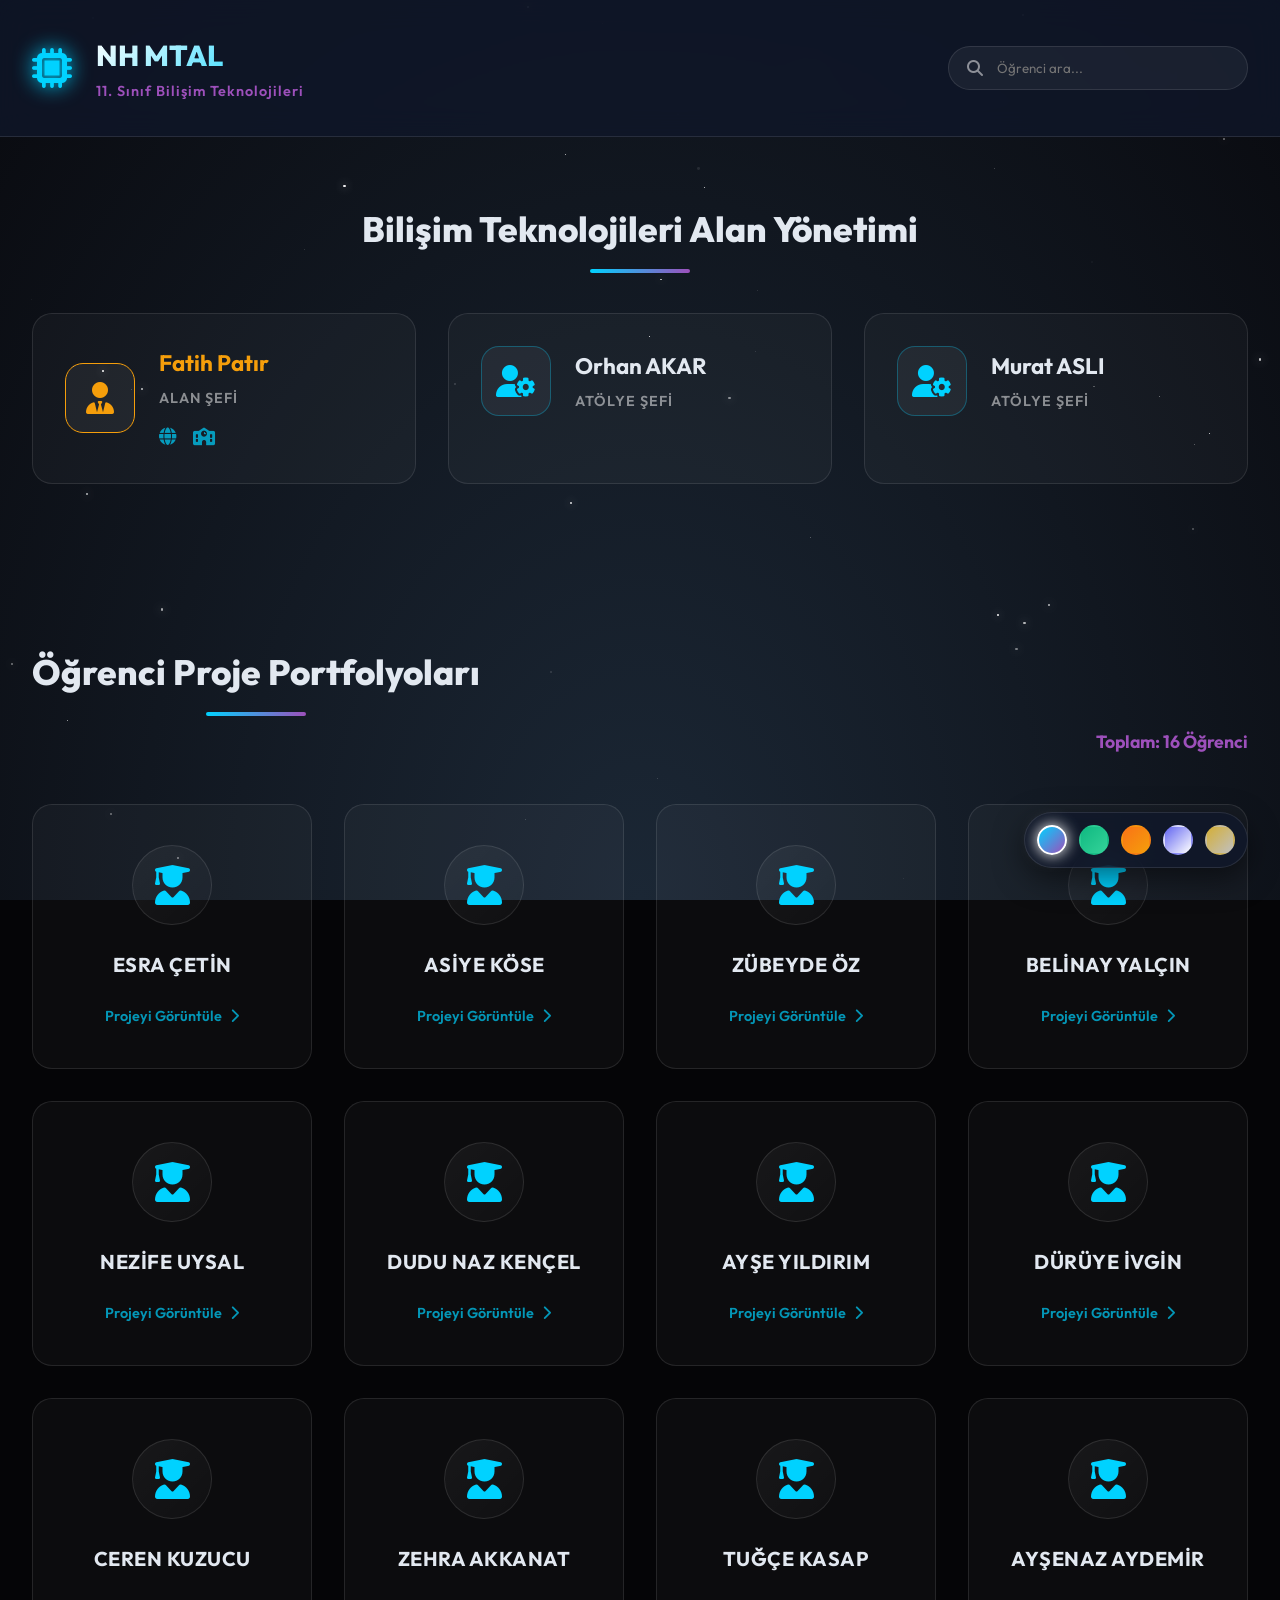
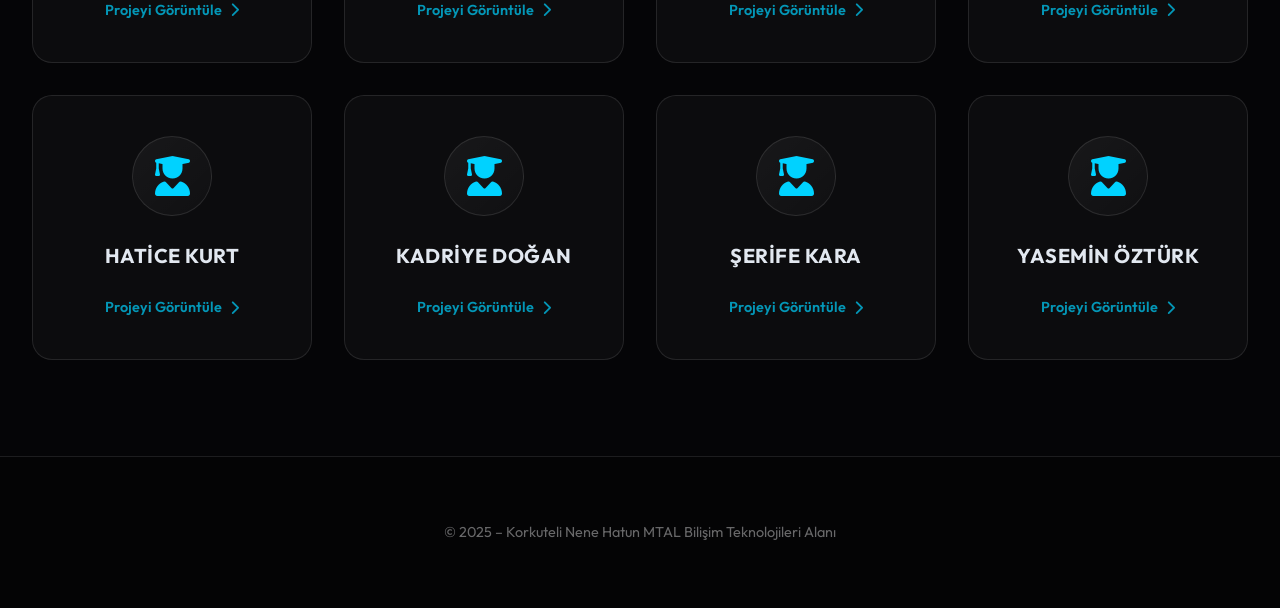
<file: index.html>
<!DOCTYPE html>
<html lang="tr">

<head>
    <meta charset="UTF-8">
    <meta name="viewport" content="width=device-width, initial-scale=1.0">
    <title>NH MTAL 11-BT Proje Portfolyo Merkezi</title>
    <link rel="stylesheet" href="style.css">
    <link rel="stylesheet" href="https://cdnjs.cloudflare.com/ajax/libs/font-awesome/6.4.0/css/all.min.css">
    <link href="https://fonts.googleapis.com/css2?family=Outfit:wght@300;400;500;600;700;800&display=swap"
        rel="stylesheet">
</head>

<body>
    <div class="stars"></div>

    <header>
        <div class="container">
            <div class="logo-area">
                <i class="fas fa-microchip"></i>
                <div class="logo-text">
                    <h1>NH MTAL</h1>
                    <span>11. Sınıf Bilişim Teknolojileri</span>
                </div>
            </div>
            <nav>
                <div class="search-box">
                    <i class="fas fa-search"></i>
                    <input type="text" id="studentSearch" placeholder="Öğrenci ara...">
                </div>
            </nav>
        </div>
    </header>

    <main class="container">
        <!-- Management Section -->
        <section class="management-section">
            <h2 class="section-title">Bilişim Teknolojileri Alan Yönetimi</h2>
            <div class="management-grid">
                <!-- Alan Şefi -->
                <div class="management-card alan-sefi">
                    <div class="card-glow"></div>
                    <div class="card-content">
                        <div class="profile-icon"><i class="fas fa-user-tie"></i></div>
                        <div class="info">
                            <h3>Fatih Patır</h3>
                            <span class="title">Alan Şefi</span>
                            <div class="management-links">
                                <a href="https://fatihpatir.github.io/web/" target="_blank" title="Kişisel Web"><i
                                        class="fas fa-globe"></i></a>
                                <a href="https://korkutelinenehatun.meb.k12.tr/" target="_blank" title="Okul Web"><i
                                        class="fas fa-school"></i></a>
                            </div>
                        </div>
                    </div>
                </div>
                <!-- Atölye Şefi 1 -->
                <div class="management-card atolye-sefi">
                    <div class="card-glow"></div>
                    <div class="card-content">
                        <div class="profile-icon"><i class="fas fa-user-cog"></i></div>
                        <div class="info">
                            <h3>Orhan AKAR</h3>
                            <span class="title">Atölye Şefi</span>
                        </div>
                    </div>
                </div>
                <!-- Atölye Şefi 2 -->
                <div class="management-card atolye-sefi">
                    <div class="card-glow"></div>
                    <div class="card-content">
                        <div class="profile-icon"><i class="fas fa-user-cog"></i></div>
                        <div class="info">
                            <h3>Murat ASLI</h3>
                            <span class="title">Atölye Şefi</span>
                        </div>
                    </div>
                </div>
            </div>
        </section>

        <!-- Students Section -->
        <section class="students-section">
            <div class="section-header">
                <h2 class="section-title">Öğrenci Proje Portfolyoları</h2>
                <div class="student-count">Toplam: <span id="count">16</span> Öğrenci</div>
            </div>

            <div class="student-grid" id="studentGrid">
                <!-- Student Cards will be generated here -->
            </div>
        </section>
    </main>

    <footer>
        <p>&copy; 2025 – Korkuteli Nene Hatun MTAL Bilişim Teknolojileri Alanı</p>
    </footer>

    <!-- Theme Switcher -->
    <div class="theme-switcher">
        <div class="theme-btn theme-cyber active" data-theme="cyber" title="Cyber Theme"></div>
        <div class="theme-btn theme-emerald" data-theme="emerald" title="Emerald Theme"></div>
        <div class="theme-btn theme-sunset" data-theme="sunset" title="Sunset Theme"></div>
        <div class="theme-btn theme-midnight" data-theme="midnight" title="Midnight Theme"></div>
        <div class="theme-btn theme-royal" data-theme="royal" title="Royal Theme"></div>
    </div>

    <script src="script.js"></script>
</body>

</html>
</file>
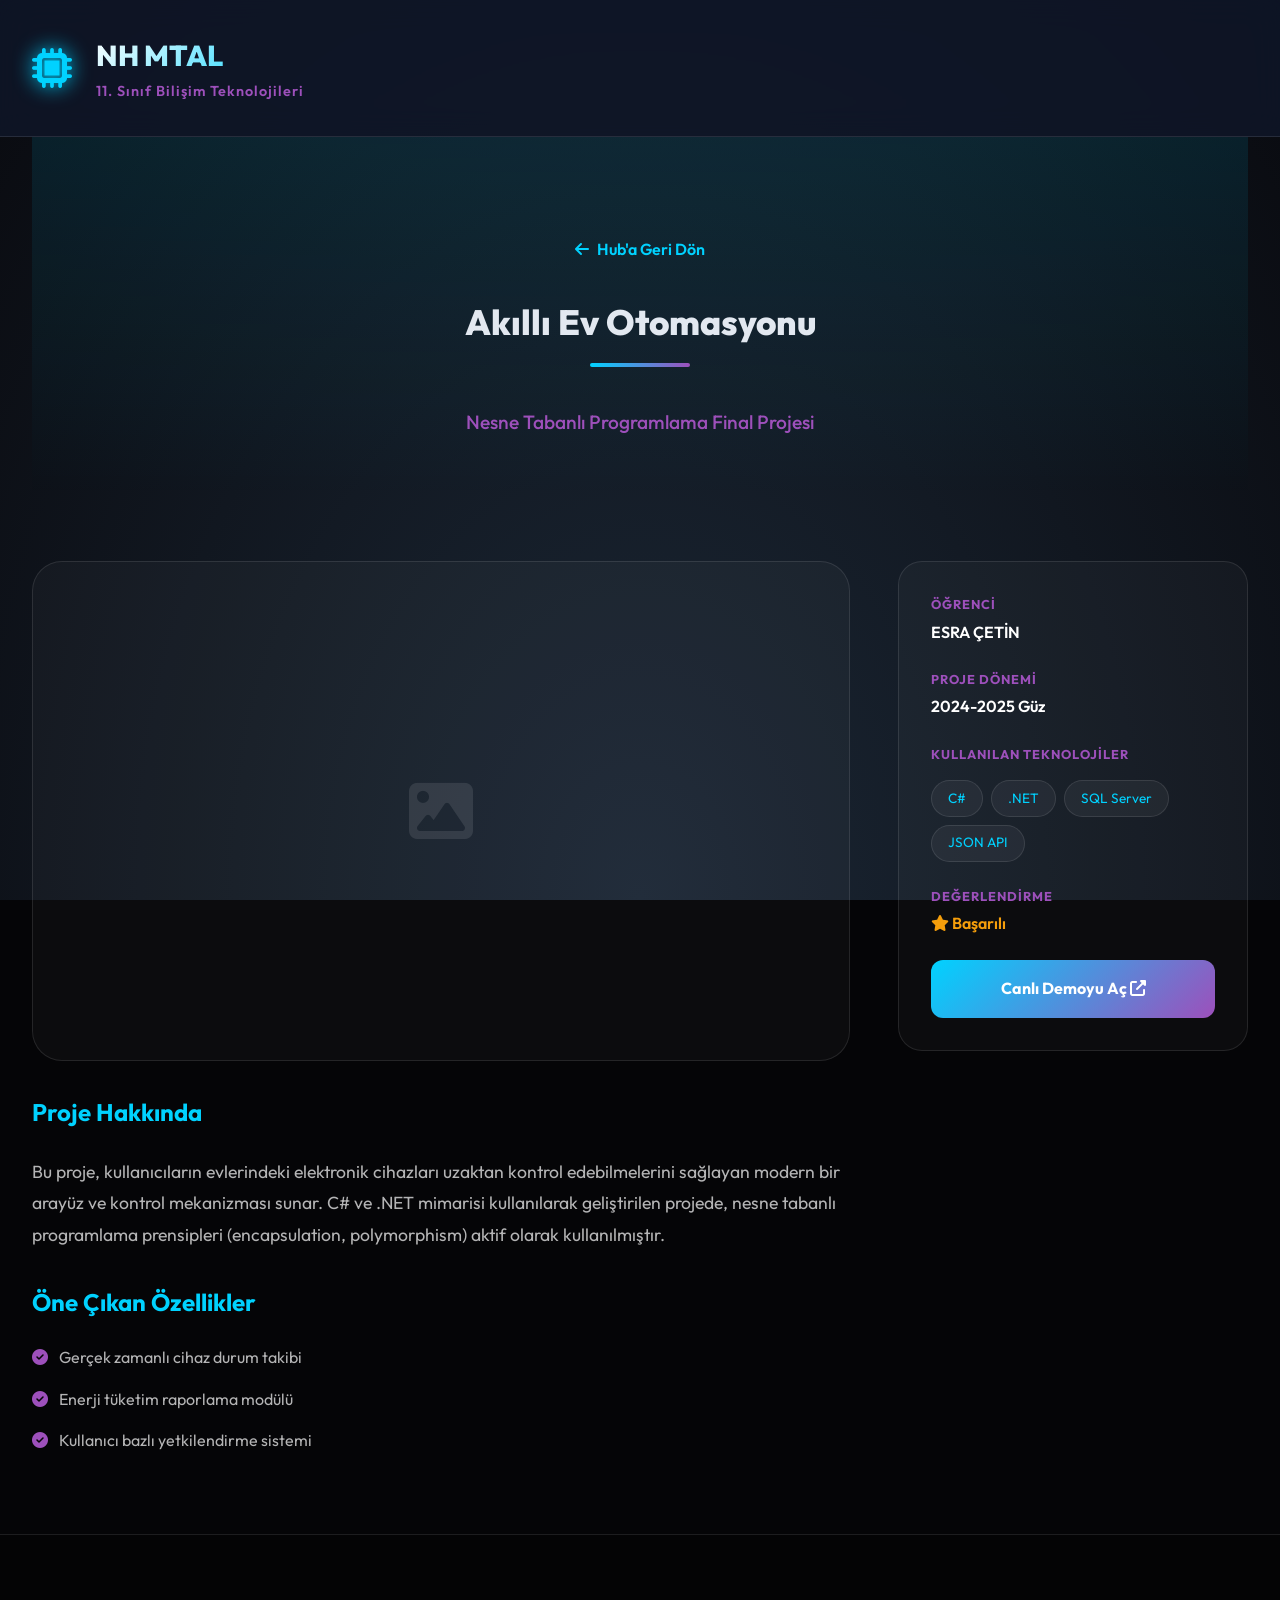
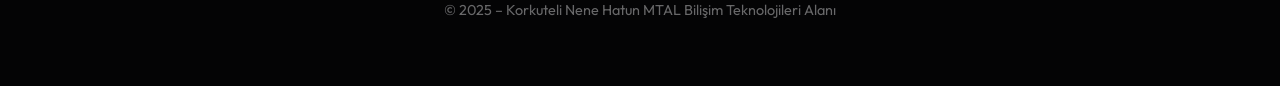
<file: project-template.html>
<!DOCTYPE html>
<html lang="tr">

<head>
    <meta charset="UTF-8">
    <meta name="viewport" content="width=device-width, initial-scale=1.0">
    <title>Proje Adı | Öğrenci İsmi | NH MTAL</title>
    <link rel="stylesheet" href="style.css">
    <link rel="stylesheet" href="https://cdnjs.cloudflare.com/ajax/libs/font-awesome/6.4.0/css/all.min.css">
    <link href="https://fonts.googleapis.com/css2?family=Outfit:wght@300;400;500;600;700;800&display=swap"
        rel="stylesheet">
    <style>
        .project-hero {
            padding: 100px 0 60px;
            text-align: center;
            background: linear-gradient(to bottom, rgba(0, 210, 255, 0.1), transparent);
        }

        .back-btn {
            display: inline-flex;
            align-items: center;
            gap: 0.5rem;
            color: var(--primary);
            text-decoration: none;
            font-weight: 600;
            margin-bottom: 2rem;
            transition: var(--transition);
        }

        .back-btn:hover {
            transform: translateX(-5px);
        }

        .project-details {
            display: grid;
            grid-template-columns: 1fr 350px;
            gap: 3rem;
            padding: 4rem 0;
        }

        .project-main-image {
            width: 100%;
            height: 500px;
            background: var(--card-bg);
            border-radius: 30px;
            border: 1px solid var(--glass-border);
            display: flex;
            align-items: center;
            justify-content: center;
            font-size: 4rem;
            color: rgba(255, 255, 255, 0.1);
            margin-bottom: 2rem;
            position: relative;
            overflow: hidden;
        }

        .project-info-box {
            background: var(--card-bg);
            border: 1px solid var(--glass-border);
            border-radius: 24px;
            padding: 2rem;
            position: sticky;
            top: 120px;
            height: fit-content;
        }

        .info-item {
            margin-bottom: 1.5rem;
        }

        .info-item label {
            display: block;
            font-size: 0.8rem;
            color: var(--secondary);
            font-weight: 700;
            text-transform: uppercase;
            letter-spacing: 1px;
            margin-bottom: 0.3rem;
        }

        .info-item p {
            font-weight: 600;
            color: white;
        }

        .tech-tags {
            display: flex;
            flex-wrap: wrap;
            gap: 0.5rem;
            margin-top: 1rem;
        }

        .tag {
            padding: 0.4rem 1rem;
            background: rgba(255, 255, 255, 0.05);
            border: 1px solid var(--glass-border);
            border-radius: 50px;
            font-size: 0.85rem;
            color: var(--primary);
        }

        .demo-btn {
            display: block;
            width: 100%;
            padding: 1rem;
            background: linear-gradient(135deg, var(--primary), var(--secondary));
            color: white;
            text-align: center;
            text-decoration: none;
            border-radius: 12px;
            font-weight: 700;
            margin-top: 1rem;
            transition: var(--transition);
        }

        .demo-btn:hover {
            transform: scale(1.02);
            box-shadow: 0 10px 20px rgba(0, 210, 255, 0.3);
        }

        @media (max-width: 991px) {
            .project-details {
                grid-template-columns: 1fr;
            }

            .project-info-box {
                position: static;
            }
        }
    </style>
</head>

<body>
    <div class="stars"></div>

    <header>
        <div class="container">
            <div class="logo-area">
                <i class="fas fa-microchip"></i>
                <div class="logo-text">
                    <h1>NH MTAL</h1>
                    <span>11. Sınıf Bilişim Teknolojileri</span>
                </div>
            </div>
        </div>
    </header>

    <main class="container">
        <section class="project-hero">
            <a href="index.html" class="back-btn"><i class="fas fa-arrow-left"></i> Hub'a Geri Dön</a>
            <h1 class="section-title">Akıllı Ev Otomasyonu</h1>
            <p style="color: var(--secondary); font-size: 1.2rem; font-weight: 500;">Nesne Tabanlı Programlama Final
                Projesi</p>
        </section>

        <section class="project-details">
            <div class="project-content">
                <div class="project-main-image">
                    <i class="fas fa-image"></i>
                    <!-- Gerçek görsel gelince bura değişecek -->
                </div>

                <h2 style="margin-bottom: 1.5rem; color: var(--primary);">Proje Hakkında</h2>
                <p style="font-size: 1.1rem; color: rgba(255, 255, 255, 0.7); line-height: 1.8; margin-bottom: 2rem;">
                    Bu proje, kullanıcıların evlerindeki elektronik cihazları uzaktan kontrol edebilmelerini sağlayan
                    modern bir arayüz ve kontrol mekanizması sunar. C# ve .NET mimarisi kullanılarak geliştirilen
                    projede, nesne tabanlı programlama prensipleri (encapsulation, polymorphism) aktif olarak
                    kullanılmıştır.
                </p>

                <h2 style="margin-bottom: 1.5rem; color: var(--primary);">Öne Çıkan Özellikler</h2>
                <ul style="list-style: none; color: rgba(255, 255, 255, 0.7);">
                    <li style="margin-bottom: 1rem;"><i class="fas fa-check-circle"
                            style="color: var(--secondary); margin-right: 0.5rem;"></i> Gerçek zamanlı cihaz durum
                        takibi</li>
                    <li style="margin-bottom: 1rem;"><i class="fas fa-check-circle"
                            style="color: var(--secondary); margin-right: 0.5rem;"></i> Enerji tüketim raporlama modülü
                    </li>
                    <li style="margin-bottom: 1rem;"><i class="fas fa-check-circle"
                            style="color: var(--secondary); margin-right: 0.5rem;"></i> Kullanıcı bazlı yetkilendirme
                        sistemi</li>
                </ul>
            </div>

            <aside class="project-info-box">
                <div class="info-item">
                    <label>Öğrenci</label>
                    <p>ESRA ÇETİN</p>
                </div>
                <div class="info-item">
                    <label>Proje Dönemi</label>
                    <p>2024-2025 Güz</p>
                </div>
                <div class="info-item">
                    <label>Kullanılan Teknolojiler</label>
                    <div class="tech-tags">
                        <span class="tag">C#</span>
                        <span class="tag">.NET</span>
                        <span class="tag">SQL Server</span>
                        <span class="tag">JSON API</span>
                    </div>
                </div>
                <div class="info-item">
                    <label>Değerlendirme</label>
                    <p style="color: var(--accent);"><i class="fas fa-star"></i> Başarılı</p>
                </div>

                <a href="#" class="demo-btn">Canlı Demoyu Aç <i class="fas fa-external-link-alt"></i></a>
            </aside>
        </section>
    </main>

    <footer>
        <p>&copy; 2025 – Korkuteli Nene Hatun MTAL Bilişim Teknolojileri Alanı</p>
    </footer>

    <script src="script.js"></script>
</body>

</html>
</file>
<file: style.css>
:root {
    --bg: #050507;
    --card-bg: rgba(255, 255, 255, 0.03);
    --primary: #00d2ff;
    --secondary: #9d50bb;
    --accent: #f59e0b;
    --text: #e2e8f0;
    --glass: rgba(15, 23, 42, 0.8);
    --glass-border: rgba(255, 255, 255, 0.1);
    --transition: all 0.4s cubic-bezier(0.175, 0.885, 0.32, 1.275);
}

/* Themes */
body.theme-emerald {
    --bg: #03150d;
    --primary: #10b981;
    --secondary: #34d399;
    --accent: #a7f3d0;
    --glass: rgba(6, 78, 59, 0.8);
}

body.theme-sunset {
    --bg: #110c1d;
    --primary: #f97316;
    --secondary: #f59e0b;
    --accent: #fbbf24;
    --glass: rgba(67, 20, 7, 0.8);
}

body.theme-midnight {
    --bg: #000000;
    --primary: #6366f1;
    --secondary: #ffffff;
    --accent: #f8fafc;
    --glass: rgba(15, 23, 42, 0.9);
}

body.theme-royal {
    --bg: #1a0505;
    --primary: #d4af37;
    --secondary: #c0c0c0;
    --accent: #ffd700;
    --glass: rgba(69, 10, 10, 0.8);
}

/* Theme Switcher Styles */
.theme-switcher {
    position: fixed;
    bottom: 2rem;
    right: 2rem;
    display: flex;
    gap: 0.75rem;
    background: var(--glass);
    padding: 0.75rem;
    border-radius: 100px;
    border: 1px solid var(--glass-border);
    backdrop-filter: blur(10px);
    z-index: 2000;
    box-shadow: 0 10px 30px rgba(0, 0, 0, 0.5);
}

.theme-btn {
    width: 30px;
    height: 30px;
    border-radius: 50%;
    cursor: pointer;
    border: 2px solid transparent;
    transition: var(--transition);
}

.theme-btn:hover {
    transform: scale(1.2);
}

.theme-btn.active {
    border-color: white;
    box-shadow: 0 0 15px white;
}

.theme-cyber {
    background: linear-gradient(135deg, #00d2ff, #9d50bb);
}

.theme-emerald {
    background: linear-gradient(135deg, #10b981, #34d399);
}

.theme-sunset {
    background: linear-gradient(135deg, #f97316, #f59e0b);
}

.theme-midnight {
    background: linear-gradient(135deg, #6366f1, #ffffff);
}

.theme-royal {
    background: linear-gradient(135deg, #d4af37, #c0c0c0);
}

* {
    margin: 0;
    padding: 0;
    box-sizing: border-box;
}

body {
    font-family: 'Outfit', sans-serif;
    background-color: var(--bg);
    color: var(--text);
    line-height: 1.6;
    overflow-x: hidden;
    min-height: 100vh;
}

/* Background Stars Effect */
.stars {
    position: fixed;
    top: 0;
    left: 0;
    width: 100%;
    height: 100%;
    z-index: -1;
    background: radial-gradient(ellipse at bottom, #1B2735 0%, #090A0F 100%);
    overflow: hidden;
}

.container {
    max-width: 1300px;
    margin: 0 auto;
    padding: 0 2rem;
}

/* Header */
header {
    padding: 2rem 0;
    background: var(--glass);
    backdrop-filter: blur(15px);
    border-bottom: 1px solid var(--glass-border);
    position: sticky;
    top: 0;
    z-index: 1000;
}

header .container {
    display: flex;
    justify-content: space-between;
    align-items: center;
}

.logo-area {
    display: flex;
    align-items: center;
    gap: 1.5rem;
}

.logo-area i {
    font-size: 2.5rem;
    color: var(--primary);
    filter: drop-shadow(0 0 10px var(--primary));
}

.logo-text h1 {
    font-size: 1.8rem;
    font-weight: 800;
    background: linear-gradient(135deg, #fff, var(--primary));
    -webkit-background-clip: text;
    background-clip: text;
    -webkit-text-fill-color: transparent;
}

.logo-text span {
    font-size: 0.9rem;
    color: var(--secondary);
    font-weight: 600;
    letter-spacing: 1px;
}

.search-box {
    position: relative;
    width: 300px;
}

.search-box i {
    position: absolute;
    left: 1.2rem;
    top: 50%;
    transform: translateY(-50%);
    color: rgba(255, 255, 255, 0.5);
}

.search-box input {
    width: 100%;
    padding: 0.8rem 1.2rem 0.8rem 3rem;
    background: rgba(255, 255, 255, 0.05);
    border: 1px solid var(--glass-border);
    border-radius: 50px;
    color: white;
    font-family: inherit;
    transition: var(--transition);
}

.search-box input:focus {
    outline: none;
    border-color: var(--primary);
    background: rgba(255, 255, 255, 0.1);
    box-shadow: 0 0 20px rgba(0, 210, 255, 0.2);
}

/* Section Styling */
.section-title {
    font-size: 2.2rem;
    font-weight: 800;
    margin-bottom: 2.5rem;
    text-align: center;
    position: relative;
    padding-bottom: 1rem;
}

.section-title::after {
    content: '';
    position: absolute;
    bottom: 0;
    left: 50%;
    transform: translateX(-50%);
    width: 100px;
    height: 4px;
    background: linear-gradient(to right, var(--primary), var(--secondary));
    border-radius: 2px;
}

.management-section {
    padding: 4rem 0;
}

.management-grid {
    display: grid;
    grid-template-columns: repeat(auto-fit, minmax(300px, 1fr));
    gap: 2rem;
    margin-top: 1rem;
}

.management-card {
    position: relative;
    padding: 2rem;
    border-radius: 20px;
    background: var(--card-bg);
    border: 1px solid var(--glass-border);
    overflow: hidden;
    transition: var(--transition);
    cursor: default;
}

.management-card:hover {
    transform: translateY(-10px);
    border-color: var(--primary);
    box-shadow: 0 10px 30px rgba(0, 0, 0, 0.5);
}

.card-glow {
    position: absolute;
    top: -50%;
    left: -50%;
    width: 200%;
    height: 200%;
    background: radial-gradient(circle, rgba(0, 210, 255, 0.1) 0%, transparent 70%);
    opacity: 0;
    transition: var(--transition);
}

.management-card:hover .card-glow {
    opacity: 1;
}

.card-content {
    display: flex;
    align-items: center;
    gap: 1.5rem;
    position: relative;
    z-index: 1;
}

.profile-icon {
    width: 70px;
    height: 70px;
    background: rgba(255, 255, 255, 0.05);
    border-radius: 18px;
    display: flex;
    align-items: center;
    justify-content: center;
    font-size: 2rem;
    color: var(--primary);
    border: 1px solid rgba(0, 210, 255, 0.3);
}

.alan-sefi .profile-icon {
    color: var(--accent);
    border-color: var(--accent);
}

.alan-sefi h3 {
    color: var(--accent);
}

.management-card h3 {
    font-size: 1.4rem;
    margin-bottom: 0.2rem;
}

.management-card .title {
    font-size: 0.9rem;
    font-weight: 600;
    text-transform: uppercase;
    letter-spacing: 1px;
    color: rgba(255, 255, 255, 0.5);
}

.management-links {
    margin-top: 0.75rem;
    display: flex;
    gap: 1rem;
}

.management-links a {
    color: var(--primary);
    font-size: 1.1rem;
    transition: var(--transition);
    opacity: 0.7;
}

.management-links a:hover {
    opacity: 1;
    transform: translateY(-3px);
    color: var(--secondary);
}

/* Students Section */
.students-section {
    padding: 6rem 0;
}

.section-header {
    display: flex;
    justify-content: space-between;
    align-items: flex-end;
    margin-bottom: 3rem;
}

.student-count {
    color: var(--secondary);
    font-weight: 700;
    font-size: 1.1rem;
}

.student-grid {
    display: grid;
    grid-template-columns: repeat(auto-fill, minmax(280px, 1fr));
    gap: 2rem;
}

.student-card {
    background: var(--card-bg);
    border: 1px solid var(--glass-border);
    border-radius: 20px;
    padding: 2.5rem 2rem;
    text-align: center;
    transition: var(--transition);
    position: relative;
    overflow: hidden;
    text-decoration: none;
    color: inherit;
    display: flex;
    flex-direction: column;
    align-items: center;
    gap: 1.5rem;
}

.student-card::before {
    content: '';
    position: absolute;
    top: 0;
    left: 0;
    width: 4px;
    height: 0;
    background: linear-gradient(to bottom, var(--primary), var(--secondary));
    transition: var(--transition);
}

.student-card:hover {
    transform: scale(1.05);
    background: rgba(255, 255, 255, 0.06);
    border-color: rgba(255, 255, 255, 0.2);
    box-shadow: 0 20px 40px rgba(0, 0, 0, 0.4);
}

.student-card:hover::before {
    height: 100%;
}

.std-icon {
    width: 80px;
    height: 80px;
    background: linear-gradient(135deg, rgba(255, 255, 255, 0.05), rgba(255, 255, 255, 0.02));
    border-radius: 50%;
    display: flex;
    align-items: center;
    justify-content: center;
    font-size: 2.5rem;
    color: var(--primary);
    transition: var(--transition);
    border: 1px solid var(--glass-border);
}

.student-card:hover .std-icon {
    transform: rotate(10deg);
    color: var(--white);
    background: var(--primary);
    box-shadow: 0 0 20px var(--primary);
}

.student-card h4 {
    font-size: 1.25rem;
    font-weight: 700;
    letter-spacing: 0.5px;
}

.view-btn {
    margin-top: auto;
    font-size: 0.9rem;
    font-weight: 600;
    color: var(--primary);
    display: flex;
    align-items: center;
    gap: 0.5rem;
    opacity: 0.7;
    transition: var(--transition);
}

.student-card:hover .view-btn {
    opacity: 1;
    transform: translateX(5px);
}

/* Footer */
footer {
    padding: 4rem 0;
    text-align: center;
    border-top: 1px solid var(--glass-border);
    background: rgba(0, 0, 0, 0.2);
}

footer p {
    color: rgba(255, 255, 255, 0.4);
    font-size: 0.9rem;
}

/* Mobile Responsive */
@media (max-width: 768px) {
    header .container {
        flex-direction: column;
        gap: 1.5rem;
    }

    .search-box {
        width: 100%;
    }

    .section-header {
        flex-direction: column;
        align-items: center;
        gap: 1rem;
        text-align: center;
    }

    .section-title {
        font-size: 1.8rem;
    }
}
</file>
